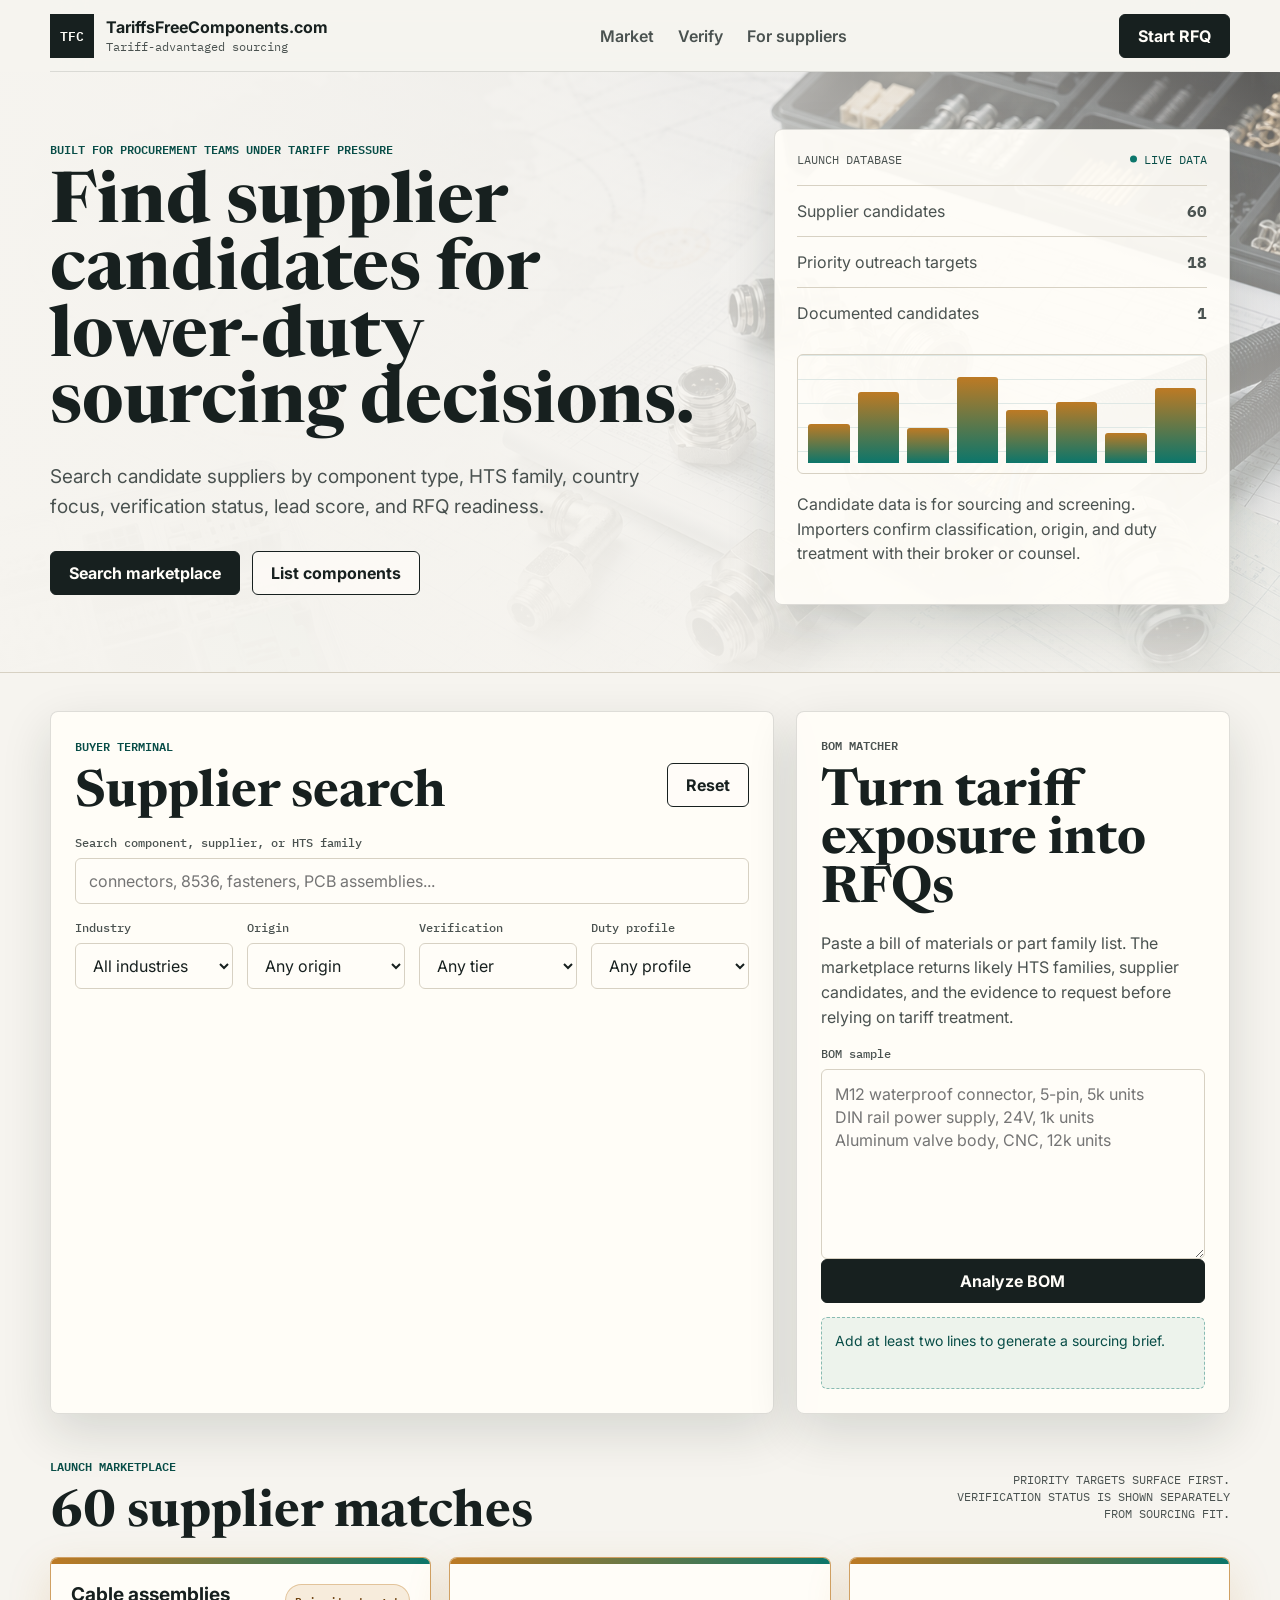
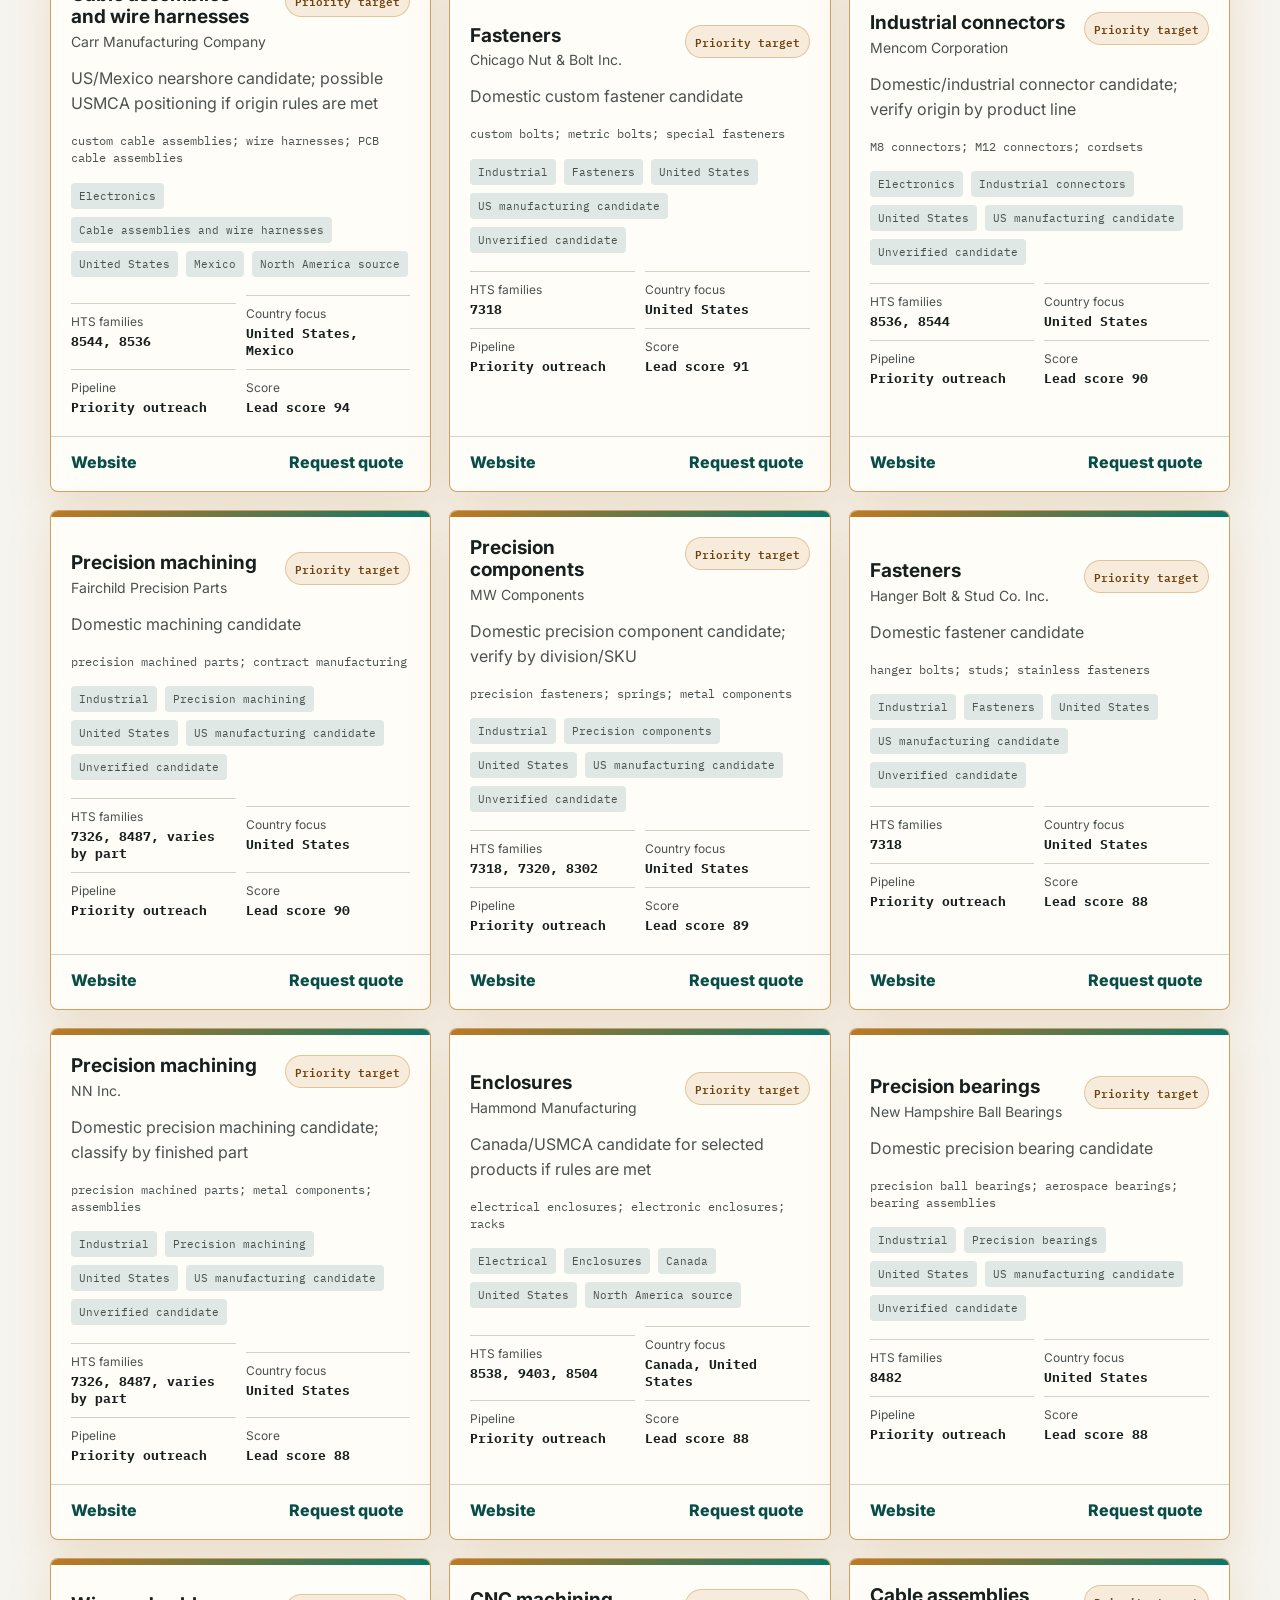
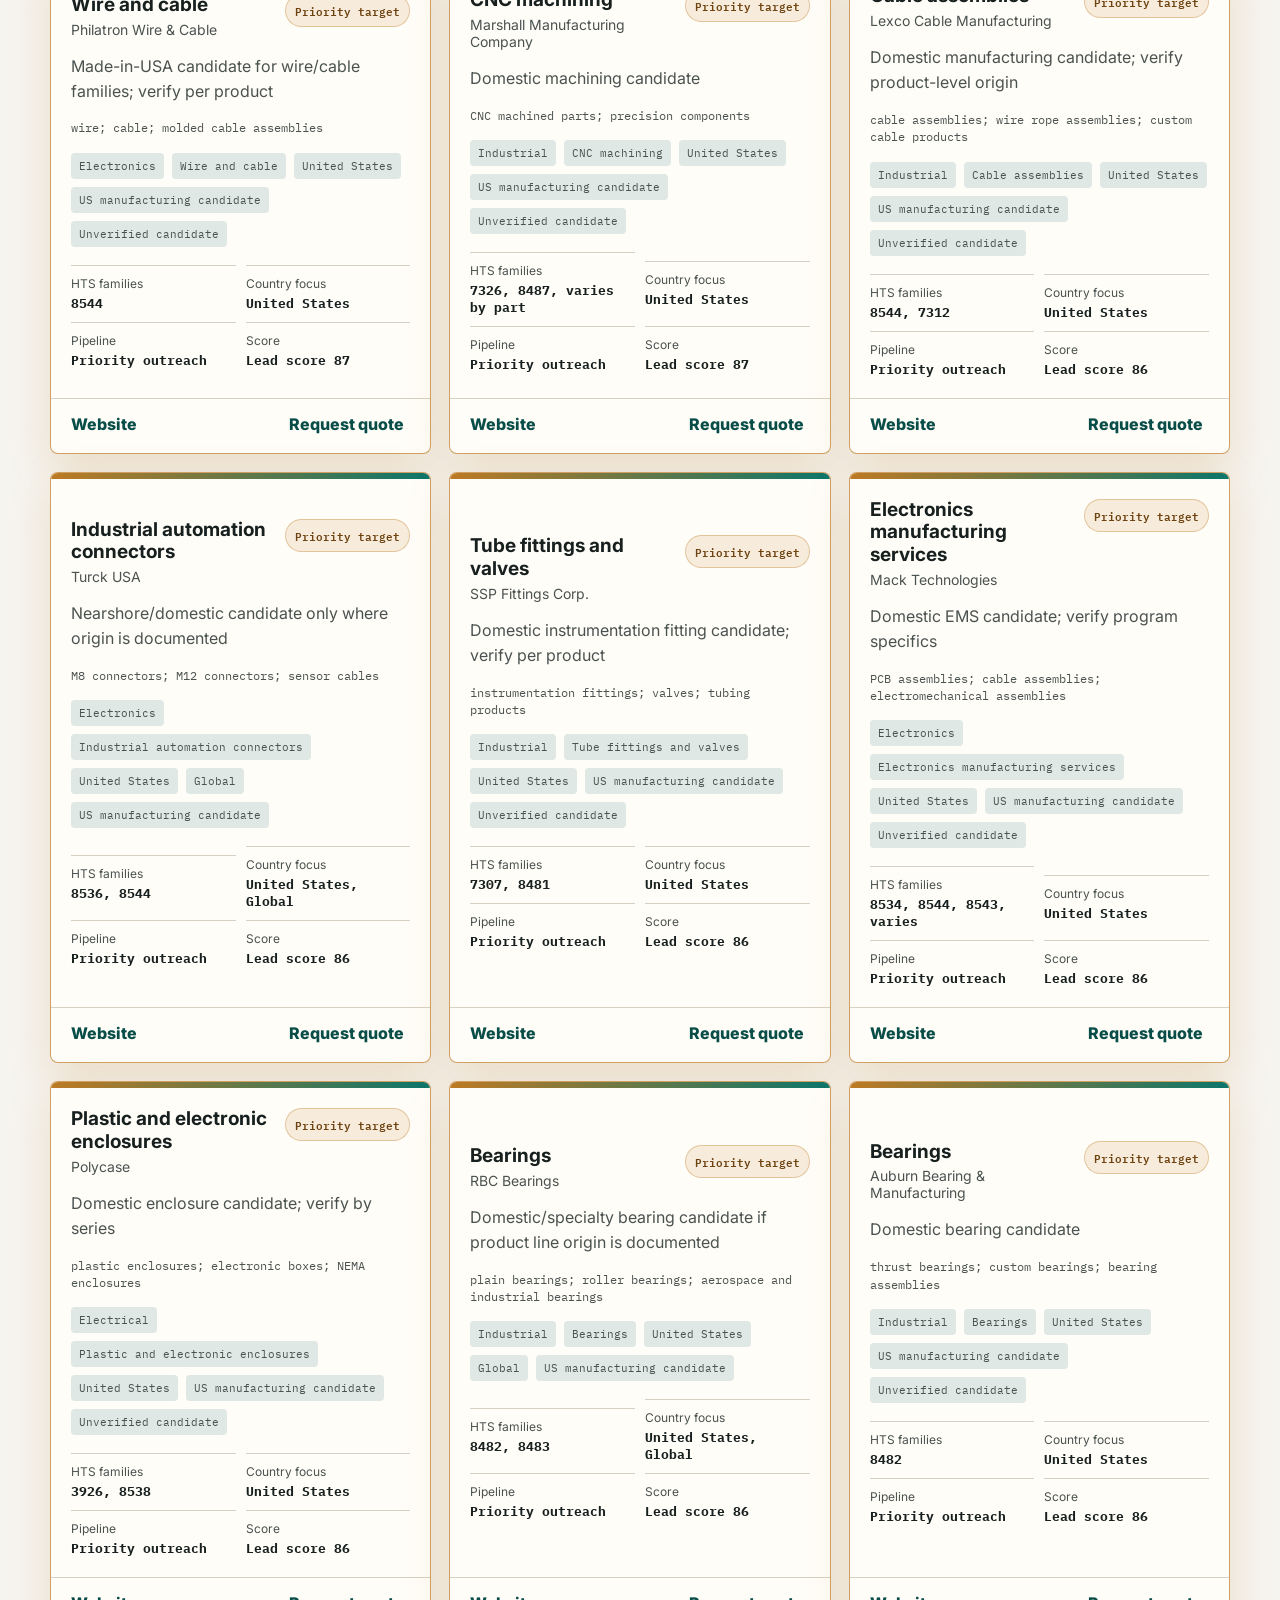
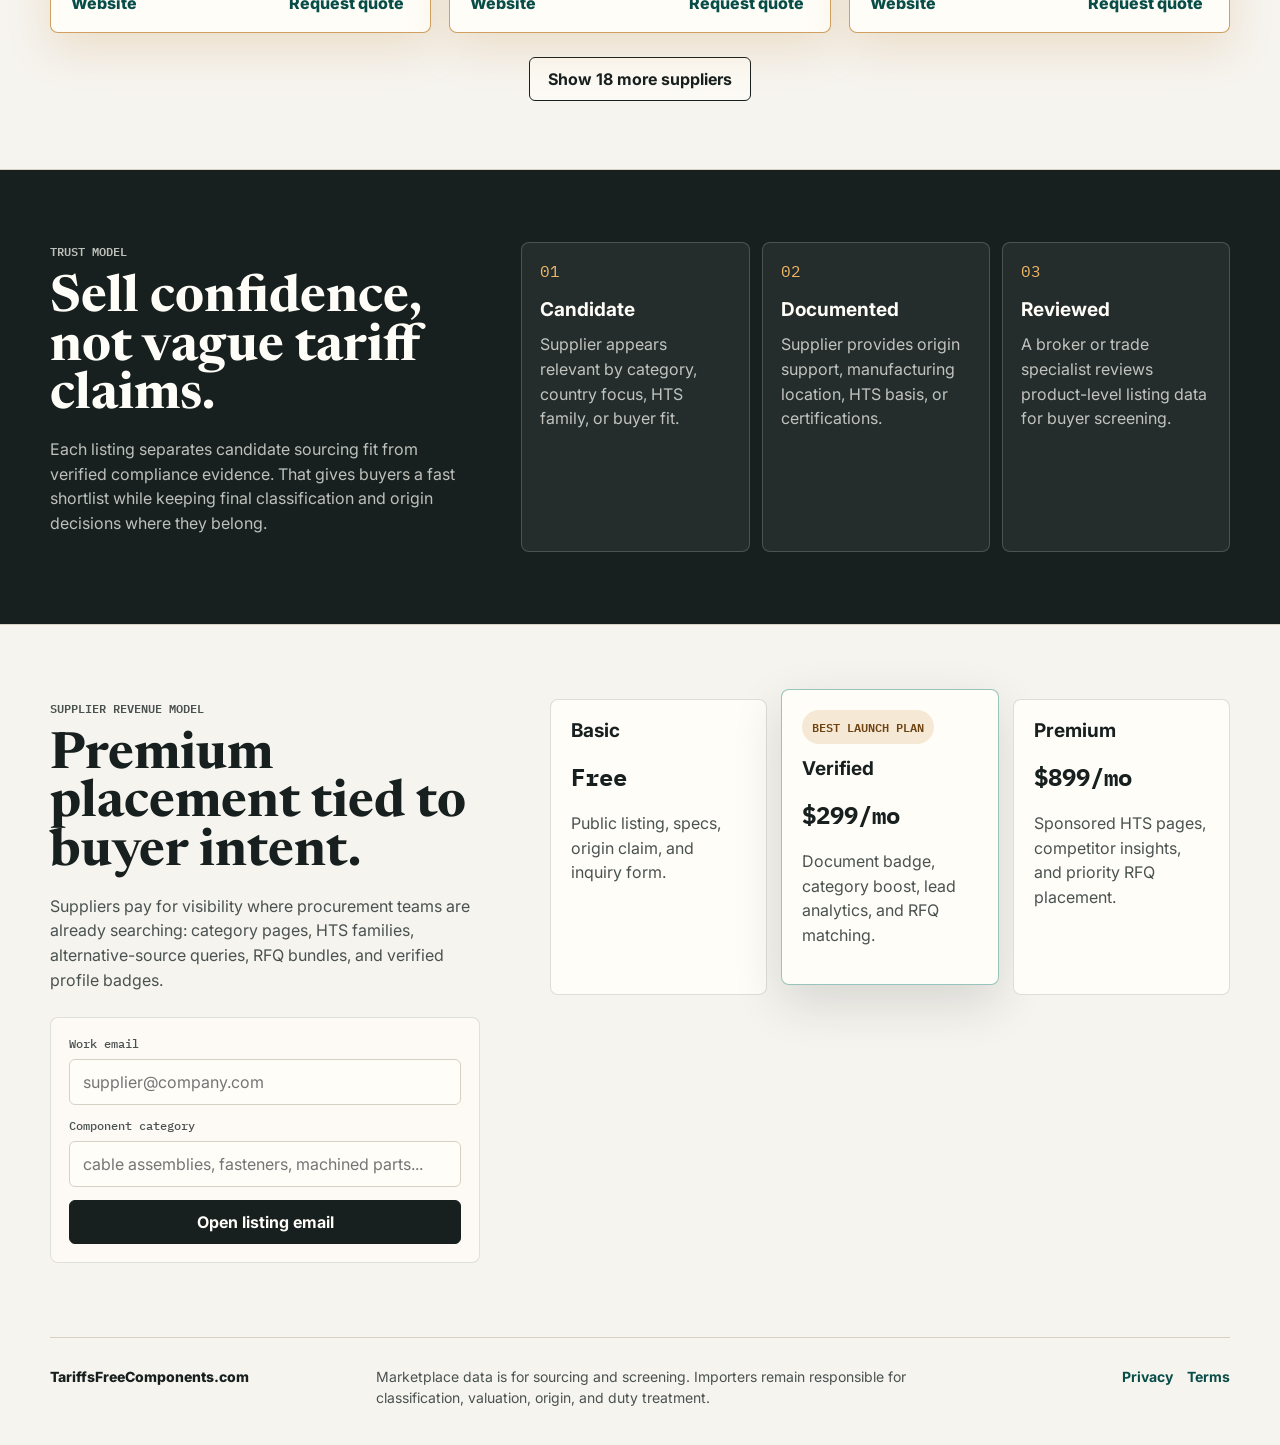
<file: index.html>
<!doctype html>
<html lang="en">
  <head>
    <meta charset="utf-8" />
    <meta name="viewport" content="width=device-width, initial-scale=1" />
    <meta
      name="description"
      content="TariffsFreeComponents.com helps procurement teams discover supplier candidates for documented-origin, North American, domestic, and alternative-source components."
    />
    <meta name="theme-color" content="#17201f" />
    <meta name="robots" content="index,follow" />
    <link rel="canonical" href="https://tariffsfreecomponents.com/" />
    <meta property="og:type" content="website" />
    <meta property="og:url" content="https://tariffsfreecomponents.com/" />
    <meta property="og:title" content="TariffsFreeComponents.com | Tariff-advantaged sourcing marketplace" />
    <meta
      property="og:description"
      content="Discover supplier candidates by component category, HTS family, country focus, verification status, and sourcing profile."
    />
    <meta property="og:image" content="https://tariffsfreecomponents.com/assets/marketplace-components.png" />
    <meta name="twitter:card" content="summary_large_image" />
    <title>TariffsFreeComponents.com | Tariff-advantaged sourcing marketplace</title>
    <link rel="icon" href="assets/favicon.svg" type="image/svg+xml" />
    <link rel="manifest" href="site.webmanifest" />
    <link rel="preconnect" href="https://fonts.googleapis.com" />
    <link rel="preconnect" href="https://fonts.gstatic.com" crossorigin />
    <link
      href="https://fonts.googleapis.com/css2?family=IBM+Plex+Mono:wght@400;500;600&family=Inter:wght@400;500;600;700;800&family=Newsreader:opsz,wght@6..72,600;6..72,700&display=swap"
      rel="stylesheet"
    />
    <link rel="stylesheet" href="styles.css" />
    <script type="application/ld+json">
      {
        "@context": "https://schema.org",
        "@type": "Organization",
        "name": "TariffsFreeComponents.com",
        "url": "https://tariffsfreecomponents.com/",
        "description": "A sourcing marketplace for procurement teams evaluating documented-origin, North American, domestic, and alternative-source components."
      }
    </script>
  </head>
  <body>
    <header class="shell site-header" aria-label="Main navigation">
      <a class="brand" href="#" aria-label="TariffsFreeComponents.com home">
        <span class="brand-mark">TFC</span>
        <span>
          <strong>TariffsFreeComponents.com</strong>
          <small>Tariff-advantaged sourcing</small>
        </span>
      </a>
      <nav class="nav-links" aria-label="Marketplace sections">
        <a href="#market">Market</a>
        <a href="#verify">Verify</a>
        <a href="#sell">For suppliers</a>
      </nav>
      <a class="header-action" href="#rfq">Start RFQ</a>
    </header>

    <main>
      <section class="hero-shell">
        <div class="hero-media" aria-hidden="true">
          <img src="assets/marketplace-components.png" alt="" />
        </div>
        <div class="hero-overlay"></div>
        <div class="shell hero-grid">
          <div class="hero-copy">
            <p class="eyebrow">Built for procurement teams under tariff pressure</p>
            <h1>Find supplier candidates for lower-duty sourcing decisions.</h1>
            <p class="hero-lede">
              Search candidate suppliers by component type, HTS family, country
              focus, verification status, lead score, and RFQ readiness.
            </p>
            <div class="hero-actions" aria-label="Primary actions">
              <a class="primary-button" href="#market">Search marketplace</a>
              <a class="secondary-button" href="#sell">List components</a>
            </div>
          </div>

          <aside class="terminal-card" aria-label="Tariff exposure snapshot">
            <div class="terminal-head">
              <span>Launch database</span>
              <span class="live-dot">Live data</span>
            </div>
            <div class="risk-line">
              <span>Supplier candidates</span>
              <strong><span id="statTotalSuppliers">60</span></strong>
            </div>
            <div class="risk-line">
              <span>Priority outreach targets</span>
              <strong><span id="statPrioritySuppliers">18</span></strong>
            </div>
            <div class="risk-line">
              <span>Documented candidates</span>
              <strong><span id="statDocumentedSuppliers">1</span></strong>
            </div>
            <div class="tariff-strip" aria-hidden="true">
              <span style="--height: 40%"></span>
              <span style="--height: 72%"></span>
              <span style="--height: 36%"></span>
              <span style="--height: 88%"></span>
              <span style="--height: 54%"></span>
              <span style="--height: 62%"></span>
              <span style="--height: 30%"></span>
              <span style="--height: 76%"></span>
            </div>
            <p>
              Candidate data is for sourcing and screening. Importers confirm
              classification, origin, and duty treatment with their broker or counsel.
            </p>
          </aside>
        </div>
      </section>

      <section class="shell product-grid" id="market">
        <div class="panel search-panel">
          <div class="panel-title-row">
            <div>
              <p class="eyebrow">Buyer terminal</p>
              <h2>Supplier search</h2>
            </div>
            <button class="ghost-button" id="clearFilters" type="button">Reset</button>
          </div>

          <label class="field">
            <span>Search component, supplier, or HTS family</span>
            <input
              id="searchInput"
              type="search"
              placeholder="connectors, 8536, fasteners, PCB assemblies..."
              autocomplete="off"
            />
          </label>

          <div class="filter-grid" aria-label="Marketplace filters">
            <label class="field">
              <span>Industry</span>
              <select id="industryFilter">
                <option value="all">All industries</option>
                <option value="Electronics">Electronics</option>
                <option value="Industrial">Industrial</option>
                <option value="Electrical">Electrical</option>
                <option value="HVAC">HVAC</option>
              </select>
            </label>
            <label class="field">
              <span>Origin</span>
              <select id="originFilter">
                <option value="all">Any origin</option>
                <option value="United States">United States</option>
                <option value="Mexico">Mexico</option>
                <option value="Canada">Canada</option>
                <option value="Germany">Germany</option>
                <option value="Switzerland">Switzerland</option>
                <option value="Vietnam">Vietnam</option>
                <option value="Malaysia">Malaysia</option>
              </select>
            </label>
            <label class="field">
              <span>Verification</span>
              <select id="verifyFilter">
                <option value="all">Any tier</option>
                <option value="Documented candidate">Documented candidate</option>
                <option value="Unverified candidate">Unverified candidate</option>
              </select>
            </label>
            <label class="field">
              <span>Duty profile</span>
              <select id="dutyFilter">
                <option value="all">Any profile</option>
                <option value="North America source">North America source</option>
                <option value="US manufacturing candidate">US manufacturing candidate</option>
                <option value="Alternative source">Alternative source</option>
                <option value="Verification needed">Verification needed</option>
              </select>
            </label>
          </div>
        </div>

        <aside class="panel rfq-panel" id="rfq">
          <p class="eyebrow">BOM matcher</p>
          <h2>Turn tariff exposure into RFQs</h2>
          <p>
            Paste a bill of materials or part family list. The marketplace
            returns likely HTS families, supplier candidates, and the evidence
            to request before relying on tariff treatment.
          </p>
          <label class="field">
            <span>BOM sample</span>
            <textarea
              id="bomInput"
              rows="7"
              placeholder="M12 waterproof connector, 5-pin, 5k units&#10;DIN rail power supply, 24V, 1k units&#10;Aluminum valve body, CNC, 12k units"
            ></textarea>
          </label>
          <button class="primary-button full-width" id="analyzeBom" type="button">Analyze BOM</button>
          <div class="bom-result" id="bomResult" aria-live="polite">
            Add at least two lines to generate a sourcing brief.
          </div>
        </aside>
      </section>

      <section class="shell marketplace-layout">
        <div class="results-head">
          <div>
            <p class="eyebrow">Launch marketplace</p>
            <h2><span id="resultCount">0</span> supplier matches</h2>
          </div>
          <div class="sort-note">Priority targets surface first. Verification status is shown separately from sourcing fit.</div>
        </div>

        <div class="listing-grid" id="listingGrid" aria-live="polite"></div>
        <button class="secondary-button load-more" id="loadMore" type="button" hidden>Show more suppliers</button>
      </section>

      <section class="proof-band" id="verify">
        <div class="shell proof-grid">
          <div>
            <p class="eyebrow">Trust model</p>
            <h2>Sell confidence, not vague tariff claims.</h2>
            <p>
              Each listing separates candidate sourcing fit from verified
              compliance evidence. That gives buyers a fast shortlist while
              keeping final classification and origin decisions where they belong.
            </p>
          </div>
          <div class="verification-steps">
            <article>
              <span>01</span>
              <h3>Candidate</h3>
              <p>Supplier appears relevant by category, country focus, HTS family, or buyer fit.</p>
            </article>
            <article>
              <span>02</span>
              <h3>Documented</h3>
              <p>Supplier provides origin support, manufacturing location, HTS basis, or certifications.</p>
            </article>
            <article>
              <span>03</span>
              <h3>Reviewed</h3>
              <p>A broker or trade specialist reviews product-level listing data for buyer screening.</p>
            </article>
          </div>
        </div>
      </section>

      <section class="shell supplier-section" id="sell">
        <div class="supplier-copy">
          <p class="eyebrow">Supplier revenue model</p>
          <h2>Premium placement tied to buyer intent.</h2>
          <p>
            Suppliers pay for visibility where procurement teams are already
            searching: category pages, HTS families, alternative-source queries,
            RFQ bundles, and verified profile badges.
          </p>
          <div class="form-notice" id="formNotice" aria-live="polite" hidden></div>
          <form
            class="supplier-form"
            id="supplierForm"
            name="supplier-interest"
            method="POST"
            action="/thanks.html"
            data-netlify="true"
            netlify-honeypot="company_url"
          >
            <input type="hidden" name="form-name" value="supplier-interest" />
            <label class="field honey-field">
              <span>Company URL</span>
              <input name="company_url" tabindex="-1" autocomplete="off" />
            </label>
            <label class="field">
              <span>Work email</span>
              <input name="email" type="email" placeholder="supplier@company.com" required />
            </label>
            <label class="field">
              <span>Component category</span>
              <input name="category" type="text" placeholder="cable assemblies, fasteners, machined parts..." required />
            </label>
            <button class="primary-button full-width" type="submit">Open listing email</button>
          </form>
        </div>
        <div class="pricing-grid">
          <article class="price-card">
            <h3>Basic</h3>
            <strong>Free</strong>
            <p>Public listing, specs, origin claim, and inquiry form.</p>
          </article>
          <article class="price-card featured">
            <div class="sponsor-label">Best launch plan</div>
            <h3>Verified</h3>
            <strong>$299/mo</strong>
            <p>Document badge, category boost, lead analytics, and RFQ matching.</p>
          </article>
          <article class="price-card">
            <h3>Premium</h3>
            <strong>$899/mo</strong>
            <p>Sponsored HTS pages, competitor insights, and priority RFQ placement.</p>
          </article>
        </div>
      </section>
    </main>

    <footer class="shell site-footer">
      <p>TariffsFreeComponents.com</p>
      <p>
        Marketplace data is for sourcing and screening. Importers remain
        responsible for classification, valuation, origin, and duty treatment.
      </p>
      <p class="footer-links"><a href="privacy.html">Privacy</a> <a href="terms.html">Terms</a></p>
    </footer>

    <div class="modal" id="rfqModal" aria-hidden="true" role="dialog" aria-labelledby="modalTitle">
      <div class="modal-panel">
        <button class="modal-close" id="closeModal" type="button" aria-label="Close RFQ form">x</button>
        <p class="eyebrow">RFQ request</p>
        <h2 id="modalTitle">Request quote</h2>
        <p id="modalSupplier">Send a sourcing request to this supplier.</p>
        <form
          class="modal-form"
          id="rfqForm"
          name="buyer-rfq"
          method="POST"
          action="/thanks.html"
          data-netlify="true"
          netlify-honeypot="website"
        >
          <input type="hidden" name="form-name" value="buyer-rfq" />
          <input type="hidden" name="supplier_id" id="modalSupplierId" />
          <label class="field honey-field">
            <span>Website</span>
            <input name="website" tabindex="-1" autocomplete="off" />
          </label>
          <label class="field">
            <span>Work email</span>
            <input name="email" type="email" placeholder="buyer@company.com" required />
          </label>
          <label class="field">
            <span>Annual volume</span>
            <input name="annual_volume" type="text" placeholder="10,000 units" />
          </label>
          <label class="field">
            <span>Need</span>
            <textarea name="need" rows="4" placeholder="Share specs, target origin, documentation needs, and timeline." required></textarea>
          </label>
          <button class="primary-button full-width" type="submit">Open RFQ email</button>
        </form>
      </div>
    </div>

    <script src="app.js"></script>
  </body>
</html>
</file>
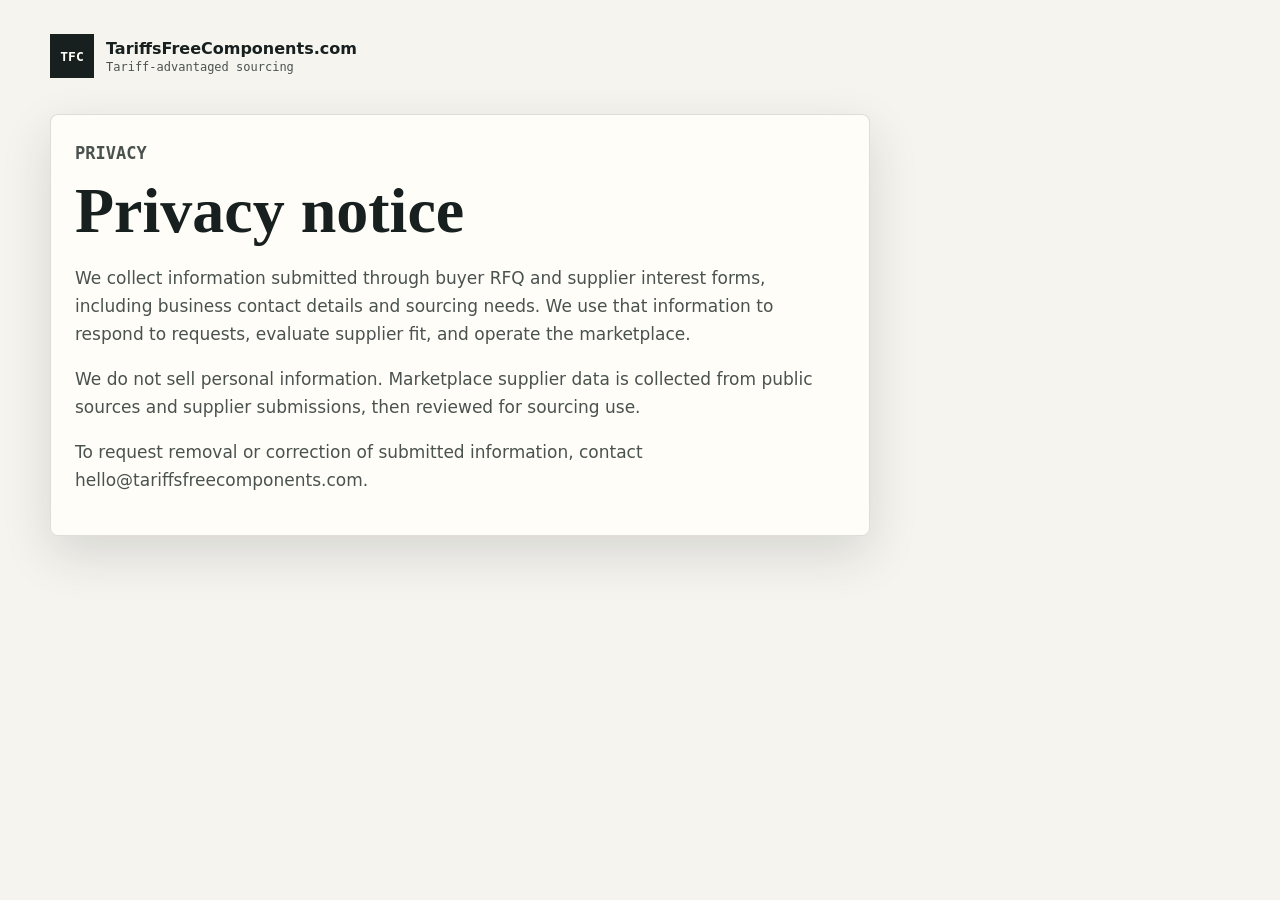
<file: privacy.html>
<!doctype html>
<html lang="en">
  <head>
    <meta charset="utf-8" />
    <meta name="viewport" content="width=device-width, initial-scale=1" />
    <title>Privacy | TariffsFreeComponents.com</title>
    <meta name="description" content="Privacy notice for TariffsFreeComponents.com." />
    <link rel="canonical" href="https://tariffsfreecomponents.com/privacy.html" />
    <link rel="icon" href="assets/favicon.svg" type="image/svg+xml" />
    <link rel="stylesheet" href="styles.css" />
  </head>
  <body>
    <main class="shell legal-page">
      <a class="brand" href="/" aria-label="TariffsFreeComponents.com home">
        <span class="brand-mark">TFC</span>
        <span>
          <strong>TariffsFreeComponents.com</strong>
          <small>Tariff-advantaged sourcing</small>
        </span>
      </a>
      <section class="panel legal-panel">
        <p class="eyebrow">Privacy</p>
        <h1>Privacy notice</h1>
        <p>
          We collect information submitted through buyer RFQ and supplier
          interest forms, including business contact details and sourcing needs.
          We use that information to respond to requests, evaluate supplier fit,
          and operate the marketplace.
        </p>
        <p>
          We do not sell personal information. Marketplace supplier data is
          collected from public sources and supplier submissions, then reviewed
          for sourcing use.
        </p>
        <p>
          To request removal or correction of submitted information, contact
          hello@tariffsfreecomponents.com.
        </p>
      </section>
    </main>
  </body>
</html>
</file>
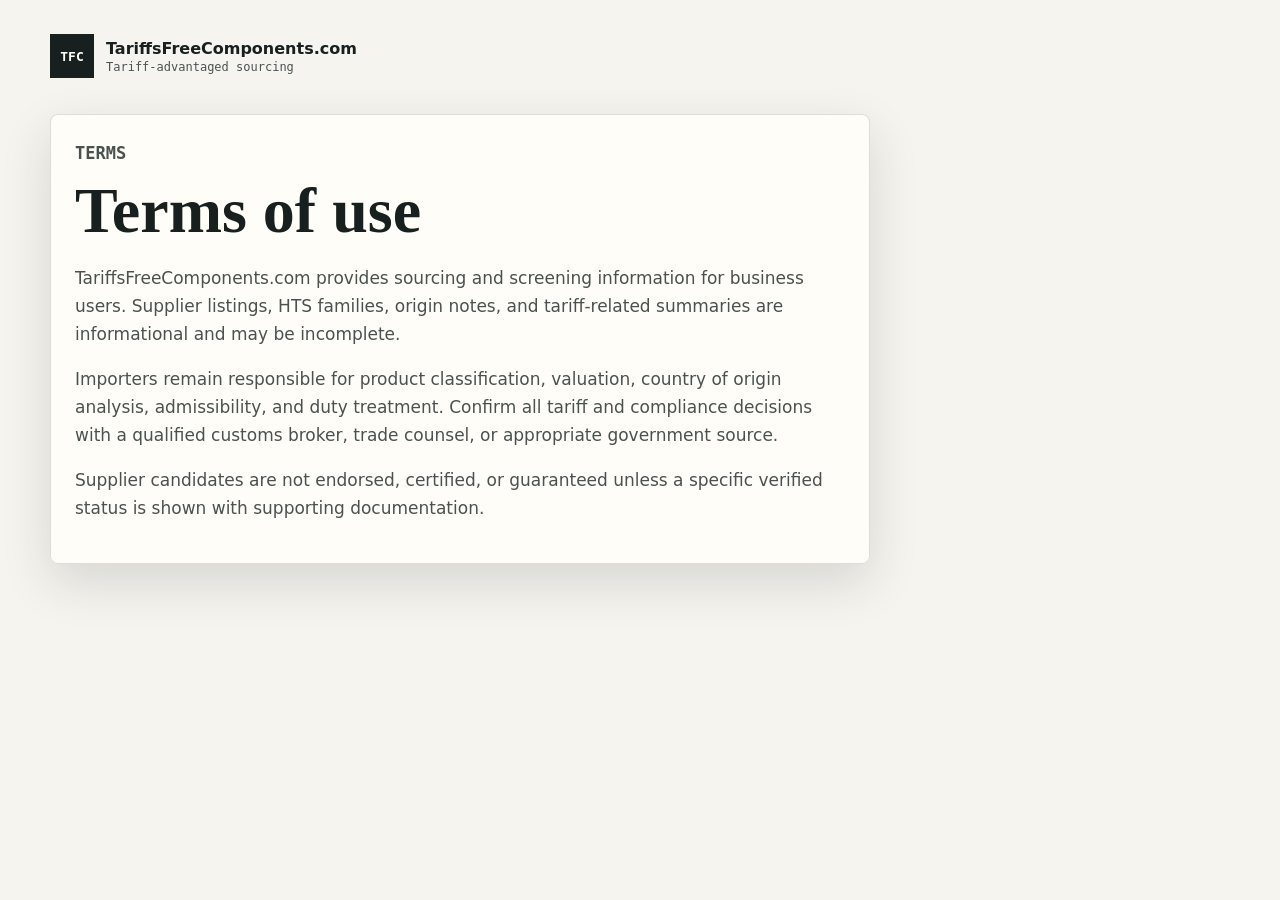
<file: terms.html>
<!doctype html>
<html lang="en">
  <head>
    <meta charset="utf-8" />
    <meta name="viewport" content="width=device-width, initial-scale=1" />
    <title>Terms | TariffsFreeComponents.com</title>
    <meta name="description" content="Terms of use for TariffsFreeComponents.com." />
    <link rel="canonical" href="https://tariffsfreecomponents.com/terms.html" />
    <link rel="icon" href="assets/favicon.svg" type="image/svg+xml" />
    <link rel="stylesheet" href="styles.css" />
  </head>
  <body>
    <main class="shell legal-page">
      <a class="brand" href="/" aria-label="TariffsFreeComponents.com home">
        <span class="brand-mark">TFC</span>
        <span>
          <strong>TariffsFreeComponents.com</strong>
          <small>Tariff-advantaged sourcing</small>
        </span>
      </a>
      <section class="panel legal-panel">
        <p class="eyebrow">Terms</p>
        <h1>Terms of use</h1>
        <p>
          TariffsFreeComponents.com provides sourcing and screening information
          for business users. Supplier listings, HTS families, origin notes, and
          tariff-related summaries are informational and may be incomplete.
        </p>
        <p>
          Importers remain responsible for product classification, valuation,
          country of origin analysis, admissibility, and duty treatment. Confirm
          all tariff and compliance decisions with a qualified customs broker,
          trade counsel, or appropriate government source.
        </p>
        <p>
          Supplier candidates are not endorsed, certified, or guaranteed unless
          a specific verified status is shown with supporting documentation.
        </p>
      </section>
    </main>
  </body>
</html>
</file>
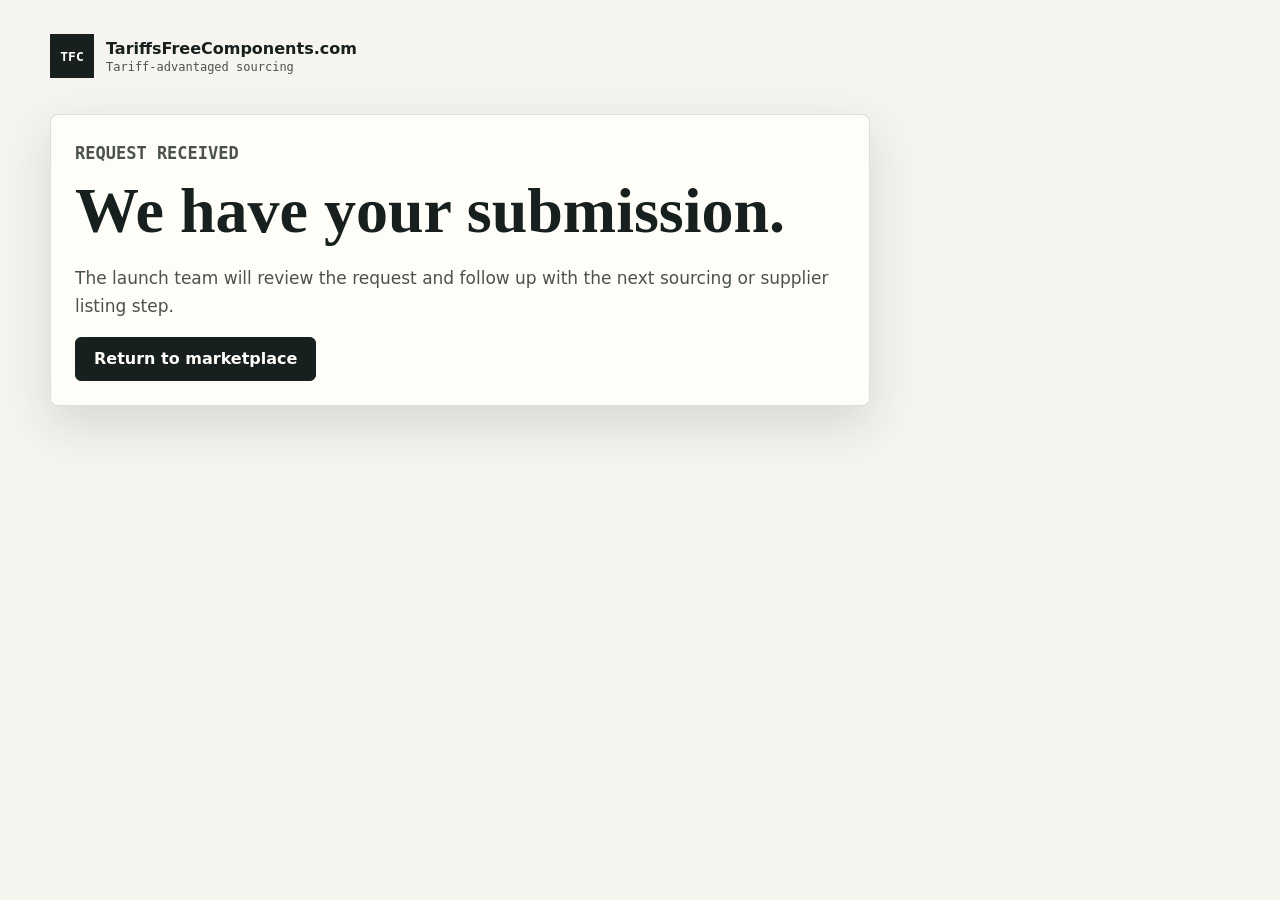
<file: thanks.html>
<!doctype html>
<html lang="en">
  <head>
    <meta charset="utf-8" />
    <meta name="viewport" content="width=device-width, initial-scale=1" />
    <meta name="robots" content="noindex" />
    <title>Request received | TariffsFreeComponents.com</title>
    <link rel="icon" href="assets/favicon.svg" type="image/svg+xml" />
    <link rel="stylesheet" href="styles.css" />
  </head>
  <body>
    <main class="shell legal-page">
      <a class="brand" href="/" aria-label="TariffsFreeComponents.com home">
        <span class="brand-mark">TFC</span>
        <span>
          <strong>TariffsFreeComponents.com</strong>
          <small>Tariff-advantaged sourcing</small>
        </span>
      </a>
      <section class="panel legal-panel">
        <p class="eyebrow">Request received</p>
        <h1>We have your submission.</h1>
        <p>
          The launch team will review the request and follow up with the next
          sourcing or supplier listing step.
        </p>
        <a class="primary-button" href="/">Return to marketplace</a>
      </section>
    </main>
  </body>
</html>
</file>
<file: styles.css>
:root {
  --paper: #f6f4ef;
  --porcelain: #fffdf8;
  --ink: #17201f;
  --graphite: #4a5250;
  --line: #d7d1c3;
  --teal: #0c766b;
  --teal-dark: #084d47;
  --amber: #bd7a24;
  --clay: #8f4f39;
  --steel: #dfe8e5;
  --shadow: 0 18px 50px rgba(23, 32, 31, 0.14);
}

* {
  box-sizing: border-box;
}

html {
  scroll-behavior: smooth;
}

body {
  margin: 0;
  background: var(--paper);
  color: var(--ink);
  font-family: Inter, system-ui, -apple-system, BlinkMacSystemFont, "Segoe UI", sans-serif;
}

body.modal-open {
  overflow: hidden;
}

a {
  color: inherit;
  text-decoration: none;
}

button,
input,
select,
textarea {
  font: inherit;
}

button {
  cursor: pointer;
}

img {
  display: block;
  max-width: 100%;
}

.shell {
  width: min(1180px, calc(100% - 32px));
  margin: 0 auto;
}

.site-header {
  position: sticky;
  top: 0;
  z-index: 20;
  display: flex;
  align-items: center;
  justify-content: space-between;
  min-height: 72px;
  border-bottom: 1px solid rgba(23, 32, 31, 0.12);
  background: rgba(246, 244, 239, 0.9);
  backdrop-filter: blur(16px);
}

.brand {
  display: flex;
  align-items: center;
  gap: 12px;
}

.brand-mark {
  display: grid;
  width: 44px;
  height: 44px;
  place-items: center;
  border: 1px solid var(--ink);
  background: var(--ink);
  color: var(--porcelain);
  font-family: "IBM Plex Mono", monospace;
  font-size: 13px;
  font-weight: 600;
}

.brand strong,
.brand small {
  display: block;
}

.brand small,
.eyebrow,
.sort-note,
.terminal-head,
.sponsor-label,
.component-note {
  font-family: "IBM Plex Mono", monospace;
  font-size: 12px;
  letter-spacing: 0;
  text-transform: uppercase;
}

.brand small {
  margin-top: 2px;
  color: var(--graphite);
  text-transform: none;
}

.nav-links {
  display: flex;
  gap: 24px;
  color: var(--graphite);
  font-weight: 600;
}

.nav-links a:hover {
  color: var(--ink);
}

.header-action,
.primary-button,
.secondary-button,
.ghost-button {
  display: inline-flex;
  min-height: 44px;
  align-items: center;
  justify-content: center;
  border: 1px solid var(--ink);
  padding: 0 18px;
  border-radius: 6px;
  font-weight: 700;
}

.header-action,
.primary-button {
  background: var(--ink);
  color: var(--porcelain);
}

.secondary-button,
.ghost-button {
  background: rgba(255, 253, 248, 0.72);
  color: var(--ink);
}

.primary-button:hover,
.header-action:hover {
  background: var(--teal-dark);
  border-color: var(--teal-dark);
}

.secondary-button:hover,
.ghost-button:hover {
  background: var(--steel);
}

.hero-shell {
  position: relative;
  min-height: 600px;
  overflow: hidden;
  border-bottom: 1px solid var(--line);
}

.hero-media,
.hero-overlay {
  position: absolute;
  inset: 0;
}

.hero-media img {
  width: 100%;
  height: 100%;
  object-fit: cover;
}

.hero-overlay {
  background:
    linear-gradient(90deg, rgba(246, 244, 239, 0.98) 0%, rgba(246, 244, 239, 0.84) 42%, rgba(246, 244, 239, 0.2) 100%),
    linear-gradient(180deg, rgba(246, 244, 239, 0.2) 0%, rgba(246, 244, 239, 0.84) 100%);
}

.hero-grid {
  position: relative;
  z-index: 1;
  display: grid;
  min-height: 600px;
  grid-template-columns: minmax(0, 1.1fr) minmax(320px, 0.75fr);
  align-items: center;
  gap: 56px;
  padding: 48px 0 58px;
}

.eyebrow {
  margin: 0 0 14px;
  color: var(--teal-dark);
  font-weight: 600;
}

h1,
h2,
h3,
p {
  margin-top: 0;
}

h1,
h2 {
  font-family: Newsreader, Georgia, serif;
  line-height: 0.95;
  letter-spacing: 0;
}

h1 {
  max-width: 780px;
  margin-bottom: 22px;
  font-size: clamp(48px, 5.5vw, 76px);
}

h2 {
  margin-bottom: 16px;
  font-size: clamp(34px, 4vw, 60px);
}

h3 {
  margin-bottom: 10px;
  font-size: 19px;
  line-height: 1.2;
}

.hero-lede {
  max-width: 620px;
  color: var(--graphite);
  font-size: 19px;
  line-height: 1.55;
}

.hero-actions {
  display: flex;
  flex-wrap: wrap;
  gap: 12px;
  margin-top: 30px;
}

.terminal-card,
.panel,
.modal-panel {
  border: 1px solid rgba(23, 32, 31, 0.14);
  border-radius: 8px;
  background: rgba(255, 253, 248, 0.92);
  box-shadow: var(--shadow);
}

.terminal-card {
  padding: 22px;
}

.terminal-head,
.risk-line {
  display: flex;
  align-items: center;
  justify-content: space-between;
  gap: 16px;
}

.terminal-head {
  margin-bottom: 18px;
  color: var(--graphite);
}

.live-dot {
  position: relative;
  padding-left: 14px;
  color: var(--teal-dark);
}

.live-dot::before {
  position: absolute;
  top: 50%;
  left: 0;
  width: 7px;
  height: 7px;
  border-radius: 50%;
  background: var(--teal);
  content: "";
  transform: translateY(-50%);
}

.risk-line {
  border-top: 1px solid var(--line);
  padding: 15px 0;
}

.risk-line span {
  color: var(--graphite);
}

.risk-line strong {
  font-family: "IBM Plex Mono", monospace;
}

.tariff-strip {
  display: grid;
  height: 120px;
  grid-template-columns: repeat(8, 1fr);
  align-items: end;
  gap: 8px;
  margin: 16px 0 18px;
  border: 1px solid var(--line);
  border-radius: 6px;
  padding: 10px;
  background: linear-gradient(var(--steel) 1px, transparent 1px);
  background-size: 100% 24px;
}

.tariff-strip span {
  display: block;
  height: var(--height);
  border-radius: 3px 3px 0 0;
  background: linear-gradient(180deg, var(--amber), var(--teal));
}

.terminal-card p,
.rfq-panel p,
.proof-grid p,
.supplier-copy p,
.price-card p,
.site-footer p,
.listing-card p {
  color: var(--graphite);
  line-height: 1.55;
}

.product-grid {
  display: grid;
  grid-template-columns: minmax(0, 1.25fr) minmax(320px, 0.75fr);
  gap: 22px;
  padding: 38px 0 20px;
}

.panel {
  padding: 24px;
}

.panel-title-row,
.results-head,
.supplier-section,
.listing-top,
.listing-meta,
.listing-actions {
  display: flex;
  align-items: center;
  justify-content: space-between;
  gap: 18px;
}

.field {
  display: grid;
  gap: 8px;
}

.field span {
  color: var(--graphite);
  font-family: "IBM Plex Mono", monospace;
  font-size: 12px;
  font-weight: 500;
}

input,
select,
textarea {
  width: 100%;
  border: 1px solid var(--line);
  border-radius: 6px;
  background: var(--porcelain);
  color: var(--ink);
  outline: none;
}

input,
select {
  min-height: 46px;
  padding: 0 13px;
}

textarea {
  resize: vertical;
  padding: 13px;
  line-height: 1.45;
}

input:focus,
select:focus,
textarea:focus,
button:focus-visible,
a:focus-visible {
  outline: 3px solid rgba(12, 118, 107, 0.25);
  outline-offset: 2px;
}

.filter-grid {
  display: grid;
  grid-template-columns: repeat(4, minmax(0, 1fr));
  gap: 14px;
  margin-top: 16px;
}

.full-width {
  width: 100%;
}

.bom-result {
  min-height: 72px;
  margin-top: 14px;
  border: 1px dashed rgba(12, 118, 107, 0.45);
  border-radius: 6px;
  padding: 13px;
  background: rgba(12, 118, 107, 0.07);
  color: var(--teal-dark);
  font-size: 14px;
  line-height: 1.45;
}

.form-notice {
  margin-top: 18px;
  border: 1px solid rgba(12, 118, 107, 0.3);
  border-radius: 6px;
  padding: 12px 13px;
  background: rgba(12, 118, 107, 0.08);
  color: var(--teal-dark);
  font-size: 14px;
  font-weight: 700;
  line-height: 1.4;
}

.marketplace-layout {
  padding: 22px 0 68px;
}

.results-head {
  margin-bottom: 18px;
}

.results-head h2 {
  margin-bottom: 0;
}

.sort-note {
  max-width: 300px;
  color: var(--graphite);
  line-height: 1.4;
  text-align: right;
}

.listing-grid {
  display: grid;
  grid-template-columns: repeat(3, minmax(0, 1fr));
  gap: 18px;
}

.listing-card {
  position: relative;
  display: flex;
  min-height: 390px;
  flex-direction: column;
  justify-content: space-between;
  overflow: hidden;
  border: 1px solid rgba(23, 32, 31, 0.14);
  border-radius: 8px;
  background: var(--porcelain);
}

.listing-card.premium {
  border-color: rgba(189, 122, 36, 0.7);
  box-shadow: 0 16px 44px rgba(189, 122, 36, 0.18);
}

.listing-card::before {
  display: block;
  height: 6px;
  background: var(--teal);
  content: "";
}

.listing-card.premium::before {
  background: linear-gradient(90deg, var(--amber), var(--teal));
}

.listing-body {
  padding: 20px;
}

.listing-top {
  align-items: flex-start;
  margin-bottom: 16px;
}

.listing-top h3 {
  margin-bottom: 4px;
}

.supplier-name {
  color: var(--graphite);
  font-size: 14px;
}

.badge {
  display: inline-flex;
  flex: 0 0 auto;
  align-items: center;
  border: 1px solid rgba(12, 118, 107, 0.26);
  border-radius: 999px;
  padding: 6px 9px;
  background: rgba(12, 118, 107, 0.09);
  color: var(--teal-dark);
  font-family: "IBM Plex Mono", monospace;
  font-size: 11px;
  font-weight: 600;
}

.badge.sponsored {
  border-color: rgba(189, 122, 36, 0.36);
  background: rgba(189, 122, 36, 0.13);
  color: #6e4311;
}

.listing-tags {
  display: flex;
  flex-wrap: wrap;
  gap: 8px;
  margin: 16px 0;
}

.tag {
  border-radius: 4px;
  padding: 6px 8px;
  background: var(--steel);
  color: var(--graphite);
  font-family: "IBM Plex Mono", monospace;
  font-size: 11px;
}

.listing-meta {
  display: grid;
  grid-template-columns: repeat(2, minmax(0, 1fr));
  gap: 10px;
  margin-top: 18px;
}

.metric {
  border-top: 1px solid var(--line);
  padding-top: 10px;
}

.metric span {
  display: block;
  color: var(--graphite);
  font-size: 12px;
}

.metric strong {
  display: block;
  margin-top: 4px;
  font-family: "IBM Plex Mono", monospace;
  font-size: 13px;
}

.listing-actions {
  border-top: 1px solid var(--line);
  padding: 14px 20px 18px;
}

.text-button {
  border: 0;
  background: transparent;
  color: var(--teal-dark);
  font-weight: 800;
}

.text-button[href] {
  display: inline-flex;
}

.component-note {
  margin: 14px 0 0;
  color: var(--graphite);
  line-height: 1.45;
  text-transform: none;
}

.load-more {
  margin: 24px auto 0;
}

.load-more:not([hidden]) {
  display: flex;
}

.listing-card code {
  font-family: "IBM Plex Mono", monospace;
  font-size: 13px;
}

.proof-band {
  border-top: 1px solid var(--line);
  border-bottom: 1px solid var(--line);
  background: var(--ink);
  color: var(--porcelain);
}

.proof-grid {
  display: grid;
  grid-template-columns: minmax(0, 0.75fr) minmax(0, 1.25fr);
  gap: 46px;
  padding: 72px 0;
}

.proof-grid .eyebrow,
.proof-grid p {
  color: rgba(255, 253, 248, 0.72);
}

.verification-steps {
  display: grid;
  grid-template-columns: repeat(3, minmax(0, 1fr));
  gap: 12px;
}

.verification-steps article {
  border: 1px solid rgba(255, 253, 248, 0.18);
  border-radius: 8px;
  padding: 18px;
  background: rgba(255, 253, 248, 0.06);
}

.verification-steps span {
  display: block;
  margin-bottom: 18px;
  color: #f0b866;
  font-family: "IBM Plex Mono", monospace;
}

.supplier-section {
  align-items: flex-start;
  padding: 74px 0;
}

.supplier-copy {
  max-width: 430px;
}

.supplier-form {
  display: grid;
  gap: 13px;
  margin-top: 24px;
  border: 1px solid rgba(23, 32, 31, 0.12);
  border-radius: 8px;
  padding: 18px;
  background: rgba(255, 253, 248, 0.72);
}

.honey-field {
  position: absolute;
  left: -10000px;
  width: 1px;
  height: 1px;
  overflow: hidden;
}

.pricing-grid {
  display: grid;
  width: min(680px, 100%);
  grid-template-columns: repeat(3, minmax(0, 1fr));
  gap: 14px;
}

.price-card {
  position: relative;
  min-height: 250px;
  border: 1px solid rgba(23, 32, 31, 0.14);
  border-radius: 8px;
  padding: 20px;
  background: var(--porcelain);
}

.price-card.featured {
  border-color: rgba(12, 118, 107, 0.42);
  box-shadow: var(--shadow);
  transform: translateY(-10px);
}

.price-card strong {
  display: block;
  margin: 18px 0;
  font-family: "IBM Plex Mono", monospace;
  font-size: 24px;
}

.sponsor-label {
  display: inline-block;
  margin-bottom: 14px;
  border-radius: 999px;
  padding: 7px 10px;
  background: rgba(189, 122, 36, 0.16);
  color: #6e4311;
  font-weight: 600;
}

.site-footer {
  display: flex;
  justify-content: space-between;
  gap: 24px;
  border-top: 1px solid var(--line);
  padding: 28px 0 36px;
}

.site-footer p {
  max-width: 620px;
  margin: 0;
  font-size: 14px;
}

.site-footer p:first-child {
  color: var(--ink);
  font-weight: 800;
}

.footer-links {
  display: flex;
  gap: 14px;
  justify-content: flex-end;
  white-space: nowrap;
}

.footer-links a {
  color: var(--teal-dark);
  font-weight: 700;
}

.modal {
  position: fixed;
  inset: 0;
  z-index: 50;
  display: none;
  align-items: center;
  justify-content: center;
  padding: 20px;
  background: rgba(23, 32, 31, 0.62);
}

.modal.open {
  display: flex;
}

.modal-panel {
  position: relative;
  width: min(560px, 100%);
  padding: 26px;
}

.modal-close {
  position: absolute;
  top: 16px;
  right: 16px;
  display: grid;
  width: 34px;
  height: 34px;
  place-items: center;
  border: 1px solid var(--line);
  border-radius: 50%;
  background: var(--porcelain);
  color: var(--ink);
  font-family: "IBM Plex Mono", monospace;
  font-weight: 700;
}

.modal-form {
  display: grid;
  gap: 14px;
}

.legal-page {
  display: grid;
  min-height: 100vh;
  align-content: start;
  gap: 36px;
  padding: 34px 0 56px;
}

.legal-panel {
  max-width: 820px;
}

.legal-panel h1 {
  font-size: clamp(42px, 5vw, 72px);
}

.legal-panel p {
  color: var(--graphite);
  font-size: 17px;
  line-height: 1.65;
}

@media (prefers-reduced-motion: no-preference) {
  .listing-card,
  .primary-button,
  .secondary-button,
  .ghost-button,
  .header-action {
    transition: transform 180ms ease, box-shadow 180ms ease, background 180ms ease, border-color 180ms ease;
  }

  .listing-card:hover {
    transform: translateY(-4px);
  }
}

@media (max-width: 980px) {
  .nav-links {
    display: none;
  }

  .hero-grid,
  .product-grid,
  .proof-grid,
  .supplier-section {
    grid-template-columns: 1fr;
  }

  .hero-grid {
    gap: 24px;
  }

  .filter-grid,
  .listing-grid,
  .verification-steps,
  .pricing-grid {
    grid-template-columns: repeat(2, minmax(0, 1fr));
  }

  .supplier-section {
    display: grid;
  }
}

@media (max-width: 680px) {
  .shell {
    width: min(100% - 24px, 1180px);
  }

  .site-header {
    min-height: 64px;
  }

  .brand small,
  .header-action {
    display: none;
  }

  .hero-shell,
  .hero-grid {
    min-height: auto;
  }

  .hero-grid {
    padding: 46px 0 40px;
  }

  .terminal-card {
    display: none;
  }

  h1 {
    font-size: 48px;
  }

  .hero-lede {
    font-size: 17px;
  }

  .panel-title-row,
  .results-head,
  .listing-actions,
  .site-footer {
    align-items: flex-start;
    flex-direction: column;
  }

  .filter-grid,
  .listing-grid,
  .verification-steps,
  .pricing-grid {
    grid-template-columns: 1fr;
  }

  .sort-note {
    max-width: none;
    text-align: left;
  }

  .price-card.featured {
    transform: none;
  }
}
</file>
